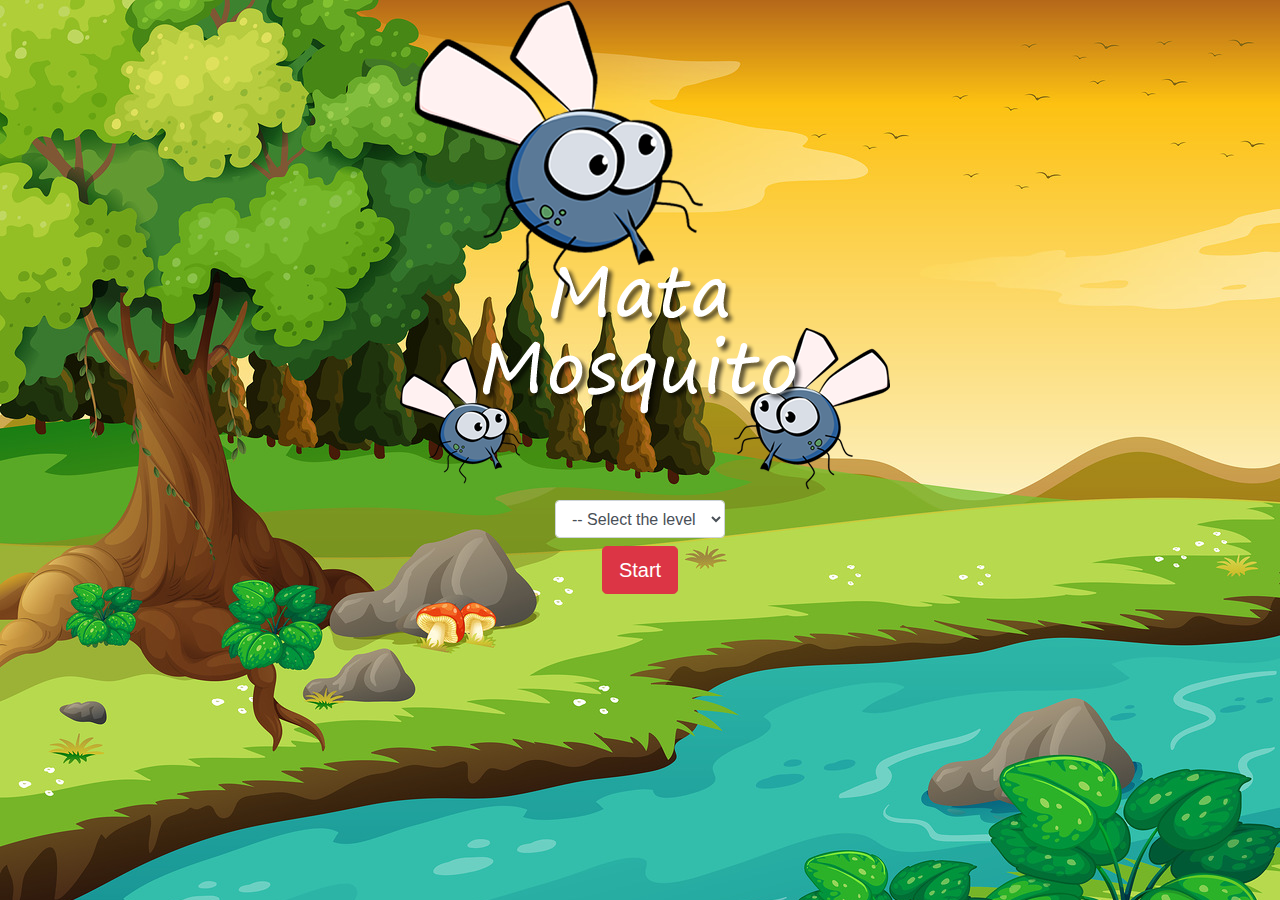
<file: KillTheMosquisto/index.html>
<!DOCTYPE html>
<html>

<head>
    <title>Home Page</title>

    <meta http-equiv="Content-Type" content="text/html;charset=UTF-8">

    <link rel="stylesheet" href="https://maxcdn.bootstrapcdn.com/bootstrap/4.0.0/css/bootstrap.min.css"
        integrity="sha384-Gn5384xqQ1aoWXA+058RXPxPg6fy4IWvTNh0E263XmFcJlSAwiGgFAW/dAiS6JXm" crossorigin="anonymous">

    <link rel="stylesheet" href="style.css" />

    <script>

        function startGame() {
            var level = document.getElementById('level').value

            if (level === '') {
                alert('Select a level to start the game')
                return false
            }

           window.location.href = 'app.html?' + level
        }

    </script>
</head>

<body>

    <div class="container">
        <div class="row">
            <div class="col">
                <div class="d-flex justify-content-center">
                    <img src="imgs/game.png" />
                </div>
            </div>
        </div>

        <div class="row">
            <div class="col">
                <div class="d-flex justify-content-center">
                    <div class="mb-2">
                        <select id="level" class="form-control">
                            <option value="">-- Select the level</option>

                            <option value="normal">Normal</option>

                            <option value="hard">Hard</option>

                            <option value="chucknorris">Chuck Norris</option>

                        </select>
                    </div>
                </div>
            </div>
        </div>

        <div class="row">
            <div class="col">
                <div class="d-flex justify-content-center">
                    <button type="button" class="btn btn-danger btn-lg" onclick="startGame()">Start</button>
                </div>
            </div>
        </div>
    </div>

</body>

</html>
</file>
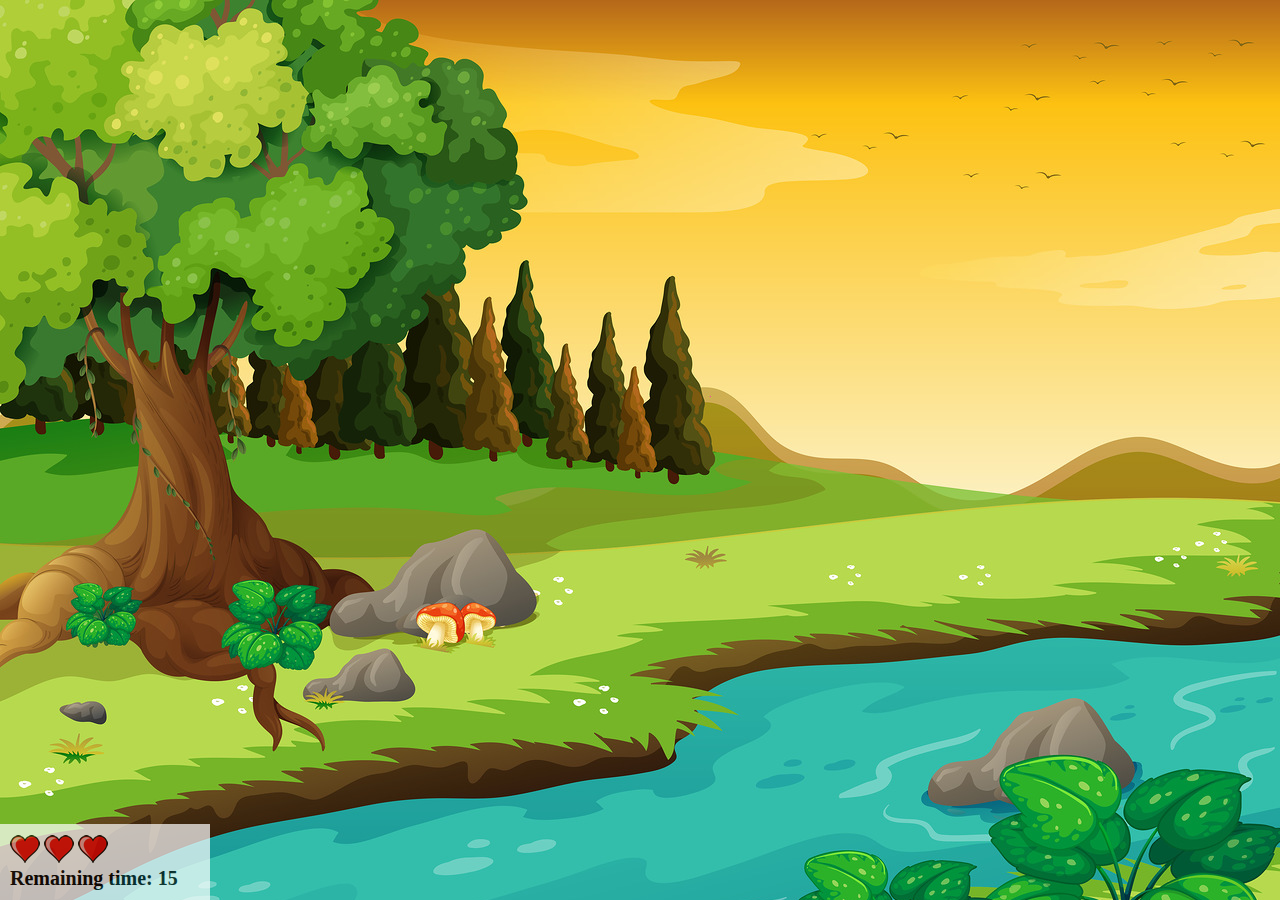
<file: KillTheMosquisto/app.html>
<!DOCTYPE html>
<html>

<head>

	<meta http-equiv="Content-Type" content="text/html;charset=UTF-8">

	<meta name="viewport" content="width=device-width, initial-scale=1">

	<title>Kill The Mosquisto</title>

	<link rel="stylesheet" type="text/css" href="style.css">

	<script src="game.js"></script>
</head>

<body onresize="adjustGameField()">

	<div class="panel">

		<div class="lives">

			<img id="l1" src="imgs/full_heart.png" />
			<img id="l2" src="imgs/full_heart.png">
			<img id="l3" src="imgs/full_heart.png">
		</div>

		<div class="stopwatch">

			Remaining time: <span id="stopwatch"></span>

		</div>

	</div>

	<script>

		document.getElementById('stopwatch').innerHTML = timer

		var createMosquito = setInterval(function () {
			randomPosition()
		}, createMosquitoTimer)


	</script>
</body>

</html>
</file>
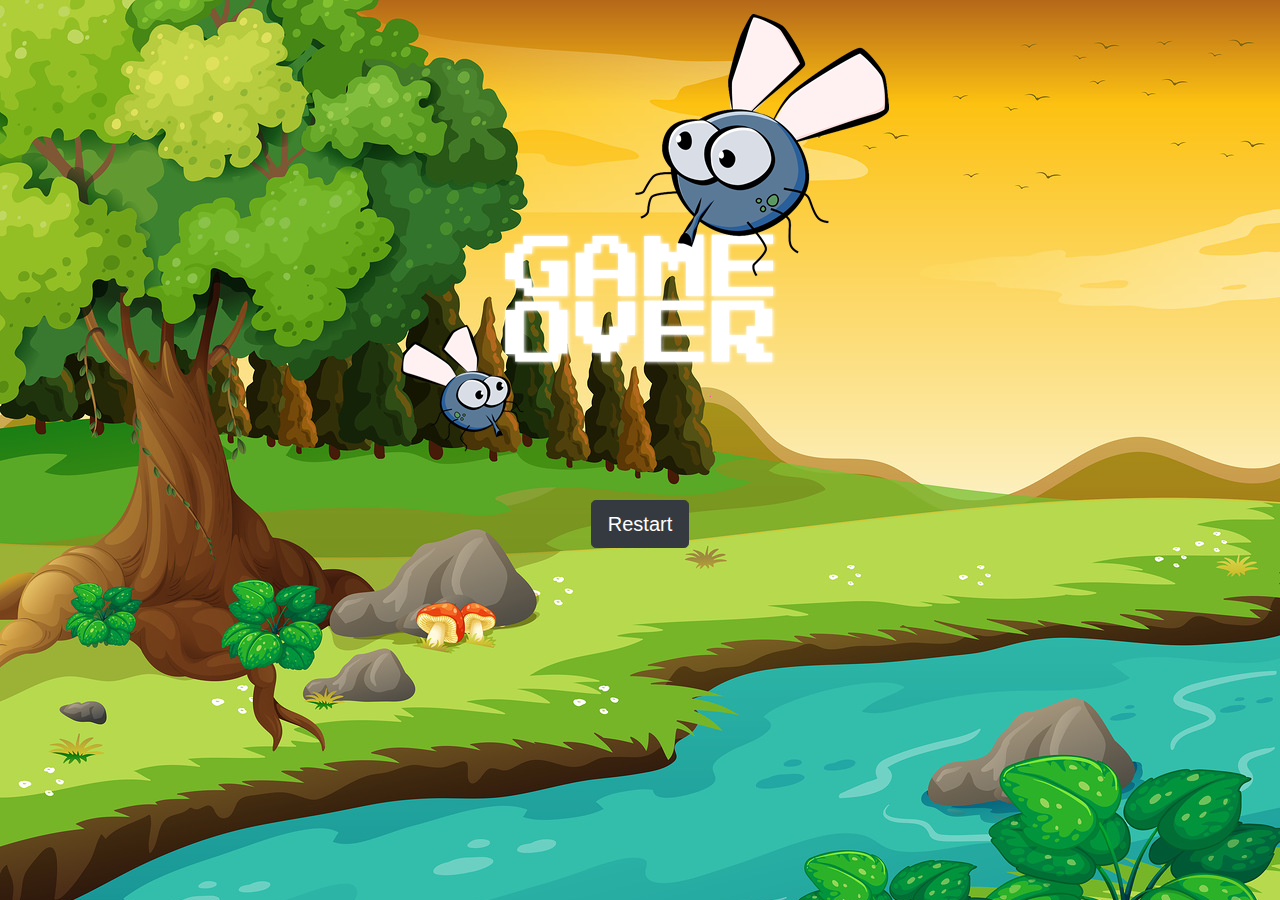
<file: KillTheMosquisto/game_over.html>
<!DOCTYPE html>
<html>

<head>
	<title>Game OVer</title>

	<meta http-equiv="Content-Type" content="text/html;charset=UTF-8">

	<link rel="stylesheet" href="https://maxcdn.bootstrapcdn.com/bootstrap/4.0.0/css/bootstrap.min.css"
		integrity="sha384-Gn5384xqQ1aoWXA+058RXPxPg6fy4IWvTNh0E263XmFcJlSAwiGgFAW/dAiS6JXm" crossorigin="anonymous">

	<link rel="stylesheet" href="style.css" />
</head>

<body>

	<div class="container">
		<div class="row">
			<div class="col">
				<div class="d-flex justify-content-center">
					<img src="imgs/game_over.png" />
				</div>
			</div>
		</div>


		<div class="row">
			<div class="col">
				<div class="d-flex justify-content-center">
					<button type="button" class="btn btn-dark btn-lg"
						onclick="window.location.href = 'index.html' ">Restart</button>
				</div>
			</div>
		</div>
	</div>

</body>

</html>
</file>
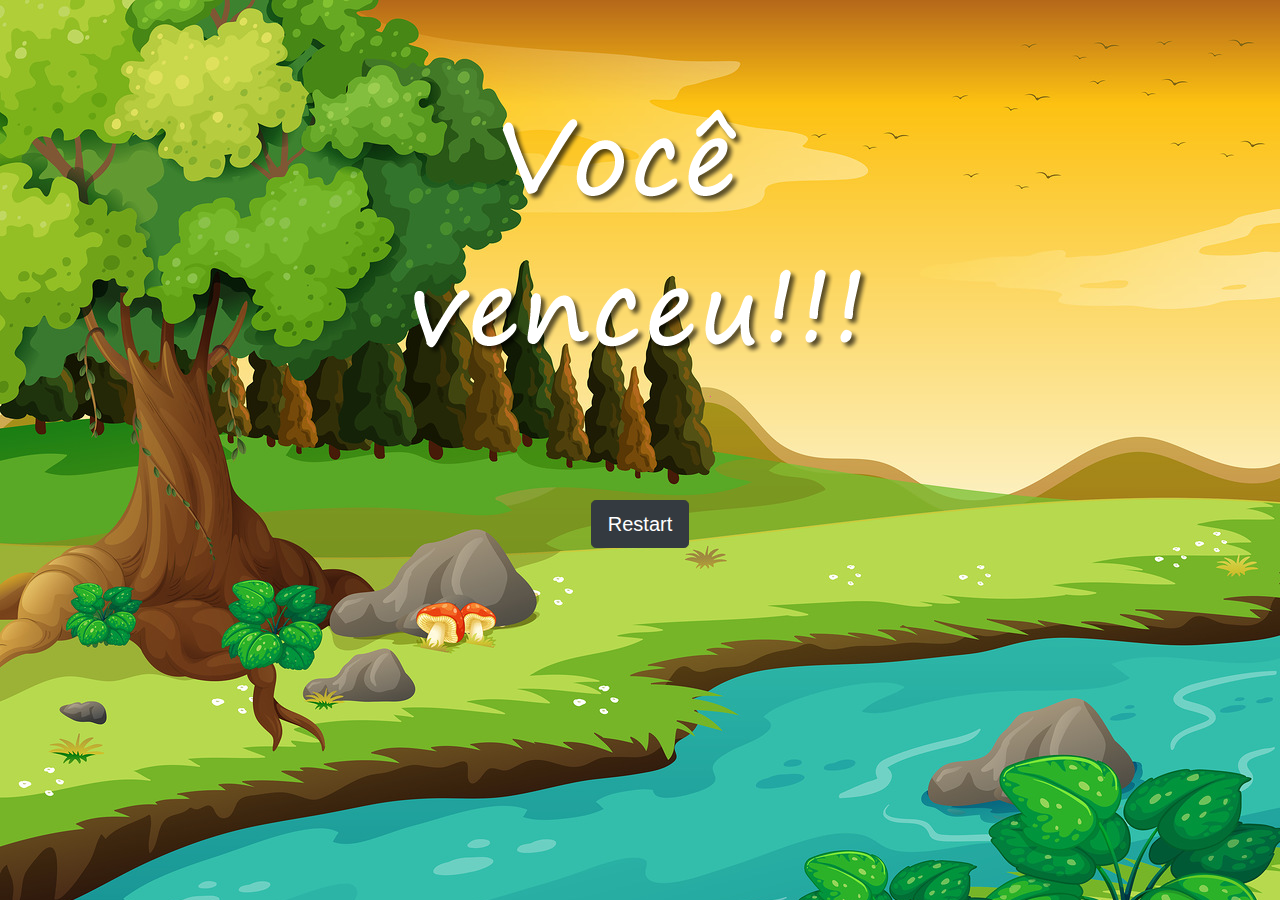
<file: KillTheMosquisto/victory.html>
<!DOCTYPE html>
<html>
	<head>
		<title></title>

		<link rel="stylesheet" href="https://maxcdn.bootstrapcdn.com/bootstrap/4.0.0/css/bootstrap.min.css" integrity="sha384-Gn5384xqQ1aoWXA+058RXPxPg6fy4IWvTNh0E263XmFcJlSAwiGgFAW/dAiS6JXm" crossorigin="anonymous">

		<link rel="stylesheet" href="style.css" />
	</head>
	<body>

		<div class="container">
			<div class="row">
				<div class="col">
					<div class="d-flex justify-content-center">
						<img src="imgs/victory.png" />
					</div>
				</div>
			</div>


			<div class="row">
				<div class="col">
					<div class="d-flex justify-content-center">
						<button type="button" class="btn btn-dark btn-lg" onclick="window.location.href = 'index.html' ">Restart</button>
					</div>
				</div>
			</div>
		</div>

	</body>
</html>
</file>
<file: KillTheMosquisto/style.css>
html{
    cursor: url(imgs/bug_zapper.png) 30 30, auto ;
}

body {
    background-image: url(imgs/bg.jpg);
    background-size: cover;
    background-repeat: no-repeat;
}

.mosquito1 {
    width: 50px;
    height: 50px;
}

.mosquito2 {
    width: 70px;
    height: 70px;
}


.mosquito3 {
    width: 90px;
    height: 90px;
}

.sideA {
    transform: scaleX(1);
}

.sideB {
    transform: scaleX(-1);
}

.panel {
    position: absolute;
    width: 190px;
    padding: 10px;
    left: 0px;
    bottom: 0px;
    border-top: solid 1px #FFF;
    background-color: #FFF;
    opacity: 0.7;
}

.lives {
    float: left;
}

.stopwatch {
    float: left;
    font-size: 20px;
    font-weight: bold;
}
</file>
